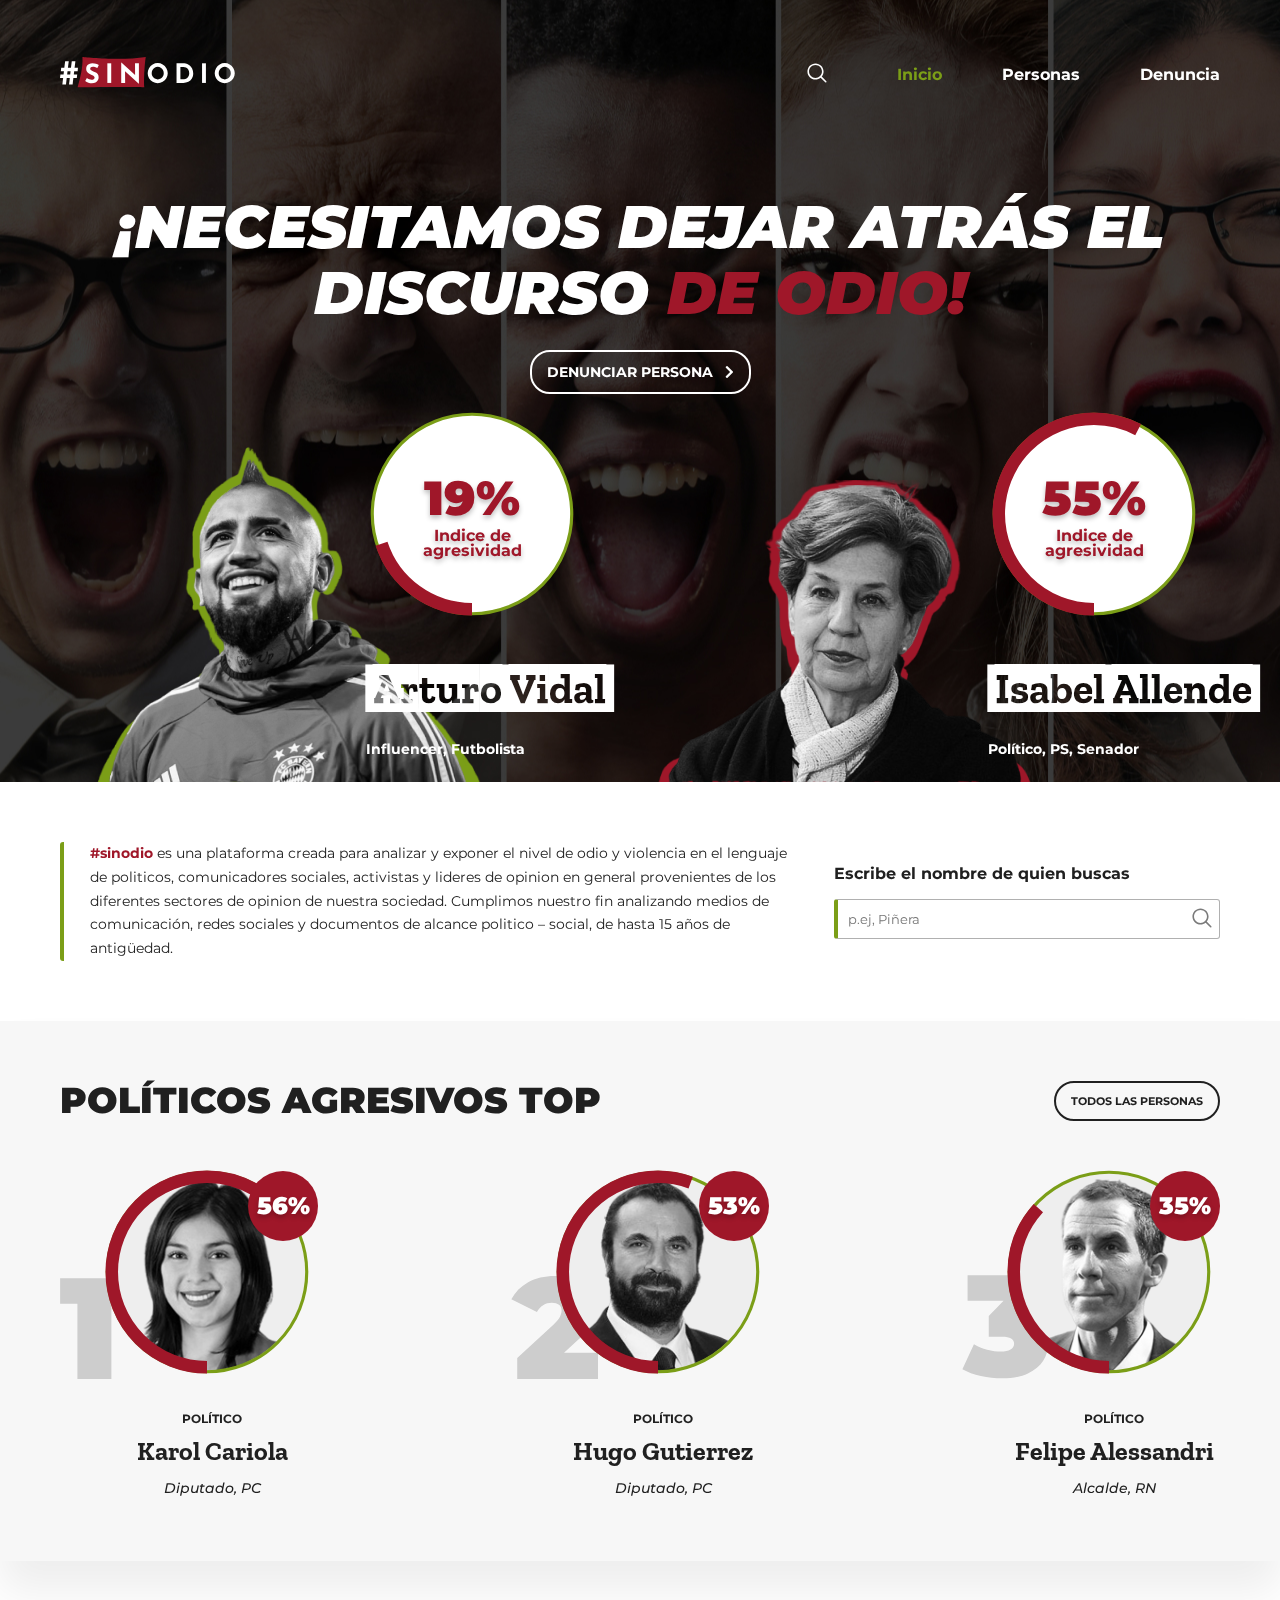
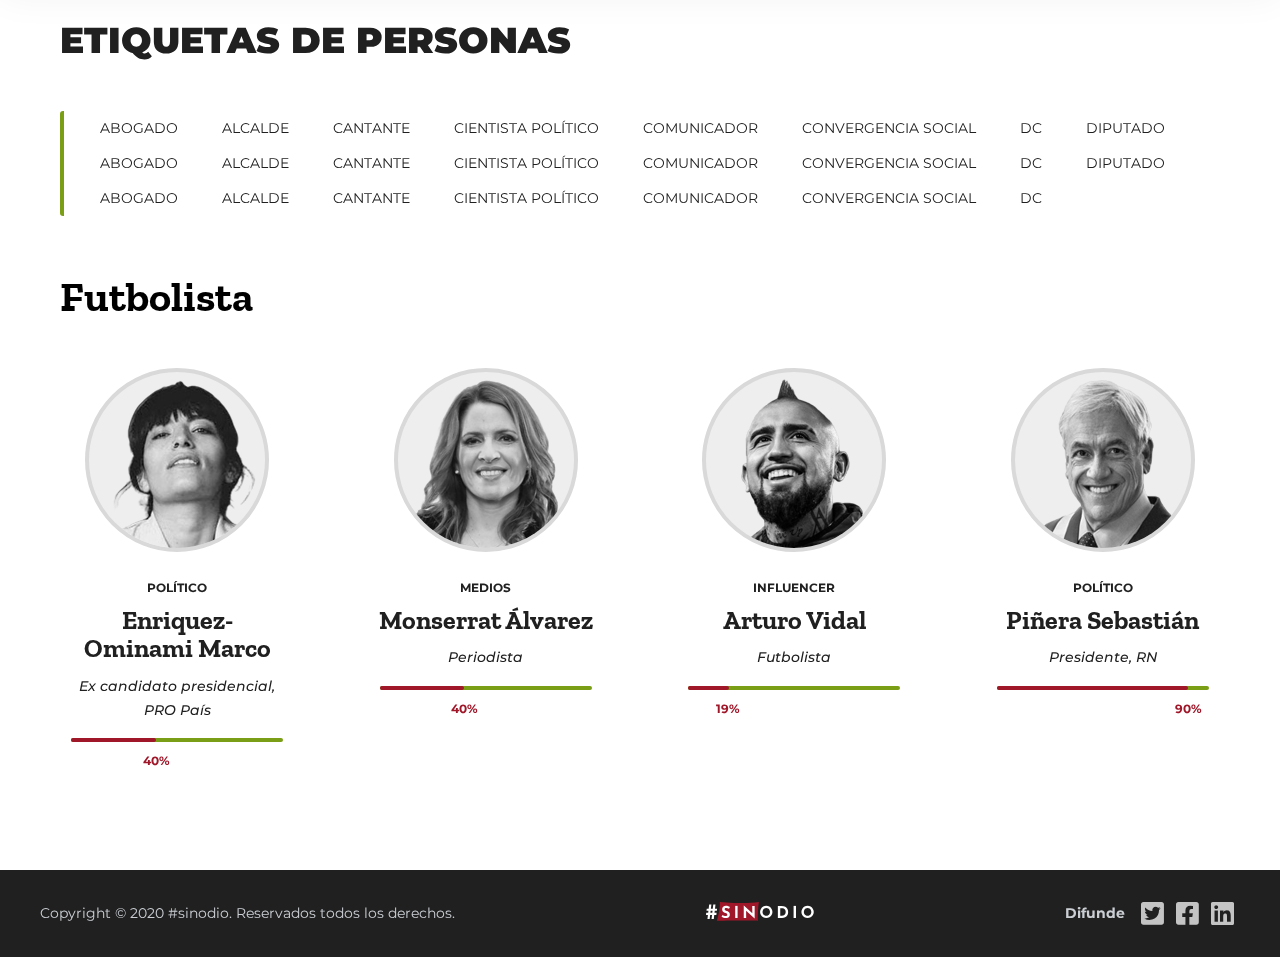
<file: index.html>
<!DOCTYPE html>
<html lang="es">
<head>
    <meta charset="UTF-8">
    <title>SinOdio test gitffff</title>
    <meta name="viewport" content="width=device-width, initial-scale=1.0">
    <meta name="theme-color" content="#ffffff" />
    <meta property="og:image" content="img/preview.png" />
    <link rel="shortcut icon" type="image/x-icon" href="favicon.png">
    <link rel="stylesheet" href="style.css">
    <link rel="stylesheet" href="media.css">
    <link href="https://fonts.googleapis.com/css?family=Montserrat:400,400i,700,700i,800,800i,900,900i&display=swap&subset=cyrillic-ext" rel="stylesheet">
    <link href="https://fonts.googleapis.com/css2?family=Zilla+Slab+Highlight:wght@400;700&family=Zilla+Slab:wght@400;700&display=swap" rel="stylesheet">
    <link href="https://use.fontawesome.com/releases/v5.0.13/css/all.css" rel="stylesheet">
    <link rel="stylesheet" href=" https://cdnjs.cloudflare.com/ajax/libs/animate.css/4.0.0/animate.min.css">
    <script src="https://ajax.googleapis.com/ajax/libs/jquery/3.5.1/jquery.min.js"></script>
    <script src="js/menu.js"></script> 
    <script src="js/header.js"></script> 
    <script type="text/javascript">

      
    </script>
</head>
<body>

<!-- HEADER -->

<header class="header">
    <div class="header-wrap">
        <div class="top-header">
            <a href="/"><img src="img/logo-index.svg" alt=""></a>
            <div class="search-menu">
                <div id="sb-search" class="sb-search">
                    <form>
                        <input class="sb-search-input" placeholder="Escribe el nombre de quien buscas" type="text" value="" name="search" id="search">
                        <input class="sb-search-submit" type="submit" value="">
                        <span class="sb-icon-search"><img src="img/search.svg" alt=""></span>
                    </form>
                </div>
                <nav class="main-menu">
                    <div class="menu-icon">
                        <span></span>
                        <span></span>
                        <span></span>
                        <span></span>
                    </div>
                    <ul class="nav">
                        <li class="current-menu-item"><a href="index.html">Inicio</a></li>
                        <li><a href="personas.html">Personas</a></li>
                        <li><a href="denuncia.html">Denuncia</a></li>
                    </ul>
                </nav>
            </div>
        </div>
        <div class="slogan animate__animated animate__fadeIn">
            <h1>¡Necesitamos dejar atrás el discurso <span class="red">de odio!</span></h1>
            <a href="" class="btn-big">Denunciar persona <i class="fas fa-chevron-right"></i></a>
        </div>
        <section class="header-person-flex">
        
            <div class="header-person animate__animated animate__fadeInLeft">
                <div class="header-person-face">
                    <img src="img/header-face-1.png" alt="">
                    <div class="header-person-box">
                        <div class="header-person-item">
                            <svg class="circle-chart" viewbox="0 0 33.83098862 33.83098862" width="212" height="212" xmlns="http://www.w3.org/2000/svg">
                            <circle class="circle-chart__background" stroke="#7B9E17" stroke-width="0.5" fill="#ffffff" cx="16.91549431" cy="16.91549431" r="15.91549431"  />
                            <circle class="circle-chart__circle" stroke="#9F1729" stroke-width="2" stroke-dasharray="19,100" stroke-linecap="butt" fill="none" cx="16.91549431" cy="16.91549431" r="15.2" />
                            </svg>
                            <div class="legend">
                                <p class="legend-digits">19%</p>
                                <p class="legend-desc">Indice de<br>agresividad</p>
                            </div>
                        </div>
                        <p><span class="name-big">&nbsp;Arturo Vidal&nbsp;&nbsp;</span></p>
                        <p><span class="tag-big">Influencer, Futbolista</span></p>  
                    </div>
                </div>
            </div>

            <div class="header-person animate__animated animate__fadeInRight">
                <div class="header-person-face">
                    <img src="img/header-face-2.png" alt="">
                    <div class="header-person-box">
                        <div class="header-person-item">
                            <svg class="circle-chart" viewbox="0 0 33.83098862 33.83098862" width="212" height="212" xmlns="http://www.w3.org/2000/svg">
                            <circle class="circle-chart__background" stroke="#7B9E17" stroke-width="0.5" fill="#ffffff" cx="16.91549431" cy="16.91549431" r="15.91549431"  />
                            <circle class="circle-chart__circle" stroke="#9F1729" stroke-width="2" stroke-dasharray="55,100" stroke-linecap="butt" fill="none" cx="16.91549431" cy="16.91549431" r="15.2" />
                            </svg>
                            <div class="legend">
                                <p class="legend-digits">55%</p>
                                <p class="legend-desc">Indice de<br>agresividad</p>
                            </div>
                        </div>
                        <p><span class="name-big">&nbsp;Isabel Allende&nbsp;&nbsp;</span></p>
                        <p><span class="tag-big">Político, PS, Senador</span></p>  
                    </div>
                </div>
            </div>
        </section>
    </div>
</header>

<!-- ABOUT SECTION -->

<section class="about">
    <div class="wrap">
        <div class="about-flex">
            <div class="about-text">
                <p><span class="red strong">#sinodio</span> es una plataforma creada para analizar y exponer el nivel de odio y violencia en el lenguaje de politicos, comunicadores sociales, activistas y lideres de opinion en general provenientes de los diferentes sectores de opinion de nuestra sociedad. Cumplimos nuestro fin analizando medios de comunicación, redes sociales y documentos de alcance politico – social, de hasta 15 años de antigüedad.</p>
            </div>
            <div class="about-search">
                <form role="search" method="get" class="search-form" action="">
                <label><span class="strong">Escribe el nombre de quien buscas</span>
                <input type="search" class="search-field" placeholder="p.ej, Piñera" value="" name="s" title="" /></label>
                <input type="submit" class="search-submit" value="" />
                </form>
            </div>
        </div>
    </div>
</section>

<!-- TOP PERSON BLOCK -->

<section class="top-person-section">
    <div class="wrap">
        <div class="section-title">
            <h2>Políticos agresivos Top</h2>
            <a href="" class="btn-small">Todos las personas</a>
        </div>
        <div class="top-person-flex">
            <div class="top-person">
                
                <div class="top-person-face">
                    <img src="img/top-girl.png" alt="">
                    <div class="item-top">
                        <svg class="circle-chart" viewbox="0 0 33.83098862 33.83098862" width="212" height="212" xmlns="http://www.w3.org/2000/svg">
                            <circle class="circle-chart__background" stroke="#7B9E17" stroke-width="0.5" fill="none" cx="16.91549431" cy="16.91549431" r="15.91549431"  />
                            <circle class="circle-chart__circle" stroke="#9F1729" stroke-width="2" stroke-dasharray="56,100" stroke-linecap="butt" fill="none" cx="16.91549431" cy="16.91549431" r="15.2" />
                        </svg>
                    </div>
                    <div class="top-place">
                        <img src="img/one.svg" alt="">
                    </div>
                    <div class="top-person-digits">
                        <p>56%</p>
                    </div>
                </div>
                <div class="person-name">
                    <p><span class="profession">Político</span></p>
                    <p><span class="name">Karol Cariola</span></p>
                    <p><span class="tag">Diputado, PC</span></p>
                </div>
            </div>

            <div class="top-person">
                <div class="top-person-face">
                    <img src="img/top-man.png" alt="">
                    <div class="item-top">
                        <svg class="circle-chart" viewbox="0 0 33.83098862 33.83098862" width="212" height="212" xmlns="http://www.w3.org/2000/svg">
                            <circle class="circle-chart__background" stroke="#7B9E17" stroke-width="0.5" fill="none" cx="16.91549431" cy="16.91549431" r="15.91549431"  />
                            <circle class="circle-chart__circle" stroke="#9F1729" stroke-width="2" stroke-dasharray="53,100" stroke-linecap="butt" fill="none" cx="16.91549431" cy="16.91549431" r="15.2" />
                        </svg>
                    </div>
                    <div class="top-place">
                        <img src="img/two.svg" alt="">
                    </div>
                    <div class="top-person-digits">
                        <p>53%</p>
                    </div>
                </div>
                <div class="person-name">
                    <p><span class="profession">Político</span></p>
                    <p><span class="name">Hugo Gutierrez</span></p>
                    <p><span class="tag">Diputado, PC</span></p>
                </div>
            </div>

            <div class="top-person">
                <div class="top-person-face">
                    <img src="img/top-man2.png" alt="">
                    <div class="item-top">
                        <svg class="circle-chart" viewbox="0 0 33.83098862 33.83098862" width="212" height="212" xmlns="http://www.w3.org/2000/svg">
                            <circle class="circle-chart__background" stroke="#7B9E17" stroke-width="0.5" fill="none" cx="16.91549431" cy="16.91549431" r="15.91549431"  />
                            <circle class="circle-chart__circle" stroke="#9F1729" stroke-width="2" stroke-dasharray="35,100" stroke-linecap="butt" fill="none" cx="16.91549431" cy="16.91549431" r="15.2" />
                        </svg>
                    </div>
                    <div class="top-place">
                        <img src="img/three.svg" alt="">
                    </div>
                    <div class="top-person-digits">
                        <p>35%</p>
                    </div>
                </div>
                <div class="person-name">
                    <p><span class="profession">Político</span></p>
                    <p><span class="name">Felipe Alessandri</span></p>
                    <p><span class="tag">Alcalde, RN</span></p>
                </div>
            </div>
        </div> <!-- Flex ends -->
    </div> <!-- Wrap ends -->
</section>

<!-- TAGS SECTION -->

<section class="tag-box-section">
    <div class="wrap">
    <div class="section-title">
        <h2>ETIQUETAS DE PERSONAS</h2>
    </div>
        <div class="alltags">
            <a href="ABOGADO">ABOGADO</a> 
            <a href="">ALCALDE</a> 
            <a href="">CANTANTE</a> 
            <a href="">CIENTISTA POLÍTICO</a>
            <a href="ABOGADO">COMUNICADOR</a> 
            <a href="">CONVERGENCIA SOCIAL</a> 
            <a href="">DC</a> 
            <a href="">DIPUTADO</a>
            <a href="ABOGADO">ABOGADO</a> 
            <a href="">ALCALDE</a> 
            <a href="">CANTANTE</a> 
            <a href="">CIENTISTA POLÍTICO</a>
            <a href="ABOGADO">COMUNICADOR</a> 
            <a href="">CONVERGENCIA SOCIAL</a> 
            <a href="">DC</a> 
            <a href="">DIPUTADO</a>
            <a href="ABOGADO">ABOGADO</a> 
            <a href="">ALCALDE</a> 
            <a href="">CANTANTE</a> 
            <a href="">CIENTISTA POLÍTICO</a>
            <a href="ABOGADO">COMUNICADOR</a> 
            <a href="">CONVERGENCIA SOCIAL</a> 
            <a href="">DC</a> 
        </div>
    </div>
</section>

<!-- COMMON PERSON BLOCK -->

<section class="person-section">
<div class="wrap">
    <div class="section-title">
        <h3>Futbolista</h3>
    </div>
    <div class="person-flex">
        <div class="person">
            <div class="person-face">
                <img src="img/girl.png" alt="">
            </div>
            <div class="person-name">
                <p><span class="profession">Político</span></p>
                <p><span class="name">Enriquez-Ominami Marco</span></p>
            <p><span class="tag">Ex candidato presidencial, PRO País</span></p>
            </div>
            <div class="person-aggression">
                <div class="bar-wrap">
                    <div class="bar" style="width:40%;"></div>
                </div>
                <div class="person-digits" style="margin-left: calc( 40% - 13px );"><p>40%</p></div>
            </div>
        </div>
        <div class="person">
            <div class="person-face">
                <img src="img/girl2.png" alt="">
            </div>
            <div class="person-name">
                <p><span class="profession">Medios</span></p>
                <p><span class="name">Monserrat Álvarez</span></p>
                <p><span class="tag">Periodista</span></p>
            </div>
            <div class="person-aggression">
                <div class="bar-wrap">
                    <div class="bar" style="width:40%;"></div>
                </div>
                <div class="person-digits" style="margin-left: calc( 40% - 13px );"><p>40%</p></div>
            </div>
        </div>
        <div class="person">
            <div class="person-face">
                <img src="img/man1.png" alt="">
            </div>
            <div class="person-name">
                <p><span class="profession">Influencer</span></p>
                <p><span class="name">Arturo Vidal</span></p>
                <p><span class="tag">Futbolista</span></p>
            </div>
            <div class="person-aggression">
                <div class="bar-wrap">
                    <div class="bar" style="width:19%;"></div>
                </div>
                <div class="person-digits" style="margin-left: calc( 19% - 13px );"><p>19%</p></div>
            </div>
        </div>
        <div class="person">
            <div class="person-face">
                <img src="img/man2.png" alt="">
            </div>
            <div class="person-name">
                <p><span class="profession">Político</span></p>
                <p><span class="name">Piñera Sebastián</span></p>
                <p><span class="tag">Presidente, RN</span></p>
            </div>
            <div class="person-aggression">
                <div class="bar-wrap">
                    <div class="bar" style="width:90%;"></div>
                </div>
                <div class="person-digits" style="margin-left: calc( 90% - 13px );"><p>90%</p></div>
            </div>
        </div>
    </div> <!-- Flex ends -->
</div> <!-- Wrap ends -->
</section>

<!-- FOOTER -->

<footer class="footer">
    <div class="wrap">
        <div class="footer-flex">
            <div class="footer-copy">
                <p>Copyright © 2020 #sinodio. Reservados todos los derechos.</p>
            </div>
            <div class="footer-logo">
                <a href="/"><img src="img/logo-footer.svg" alt=""></a>
            </div>
            <div class="footer-social">
                <p>Difunde</p>
                <a href="https://twitter.com/share?text=#SINODIO&amp;url=http%3A%2F%2Fsinodio.cl%2F" title="Compartir en Twitter"  onclick="owpShareOnClick( this.href );return false;" target="_blank"><i class="fab fa-twitter-square"></i></a>
                <a href="https://www.facebook.com/sharer.php?u=http%3A%2F%2Fsinodio.cl%2F" title="Compartir en Facebook"  onclick="owpShareOnClick( this.href );return false;" target="_blank"><i class="fab fa-facebook-square"></i></a>
                <a href="https://www.linkedin.com/shareArticle?mini=true&amp;url=http%3A%2F%2Fsinodio.cl%2F&amp;title=#SINODIO&amp;summary=%23sinodio+es+una+plataforma+creada+para+analizar+y+exponer+el+nivel+de+odio+y+violencia+en+el+lenguaje+de+politicos%2C+comunicadores+sociales%2C+activistas+y+lideres+de+opinion+en+general+provenientes+de+los+diferentes+sectores+de+opinion+de+nuestra+sociedad.+Cumplimos%26hellip%3B&amp;source=http://sinodio.cl/" title="Compartir en LinkedIn"  onclick="owpShareOnClick( this.href );return false;" target="_blank"><i class="fab fa-linkedin"></i></a>
            </div>
        </div>
    </div>
</footer>
<script src="js/classie.js"></script>
<script src="js/uisearch.js"></script>
<script>
    new UISearch( document.getElementById( 'sb-search' ) );
</script>	
</body>
</html>
</file>
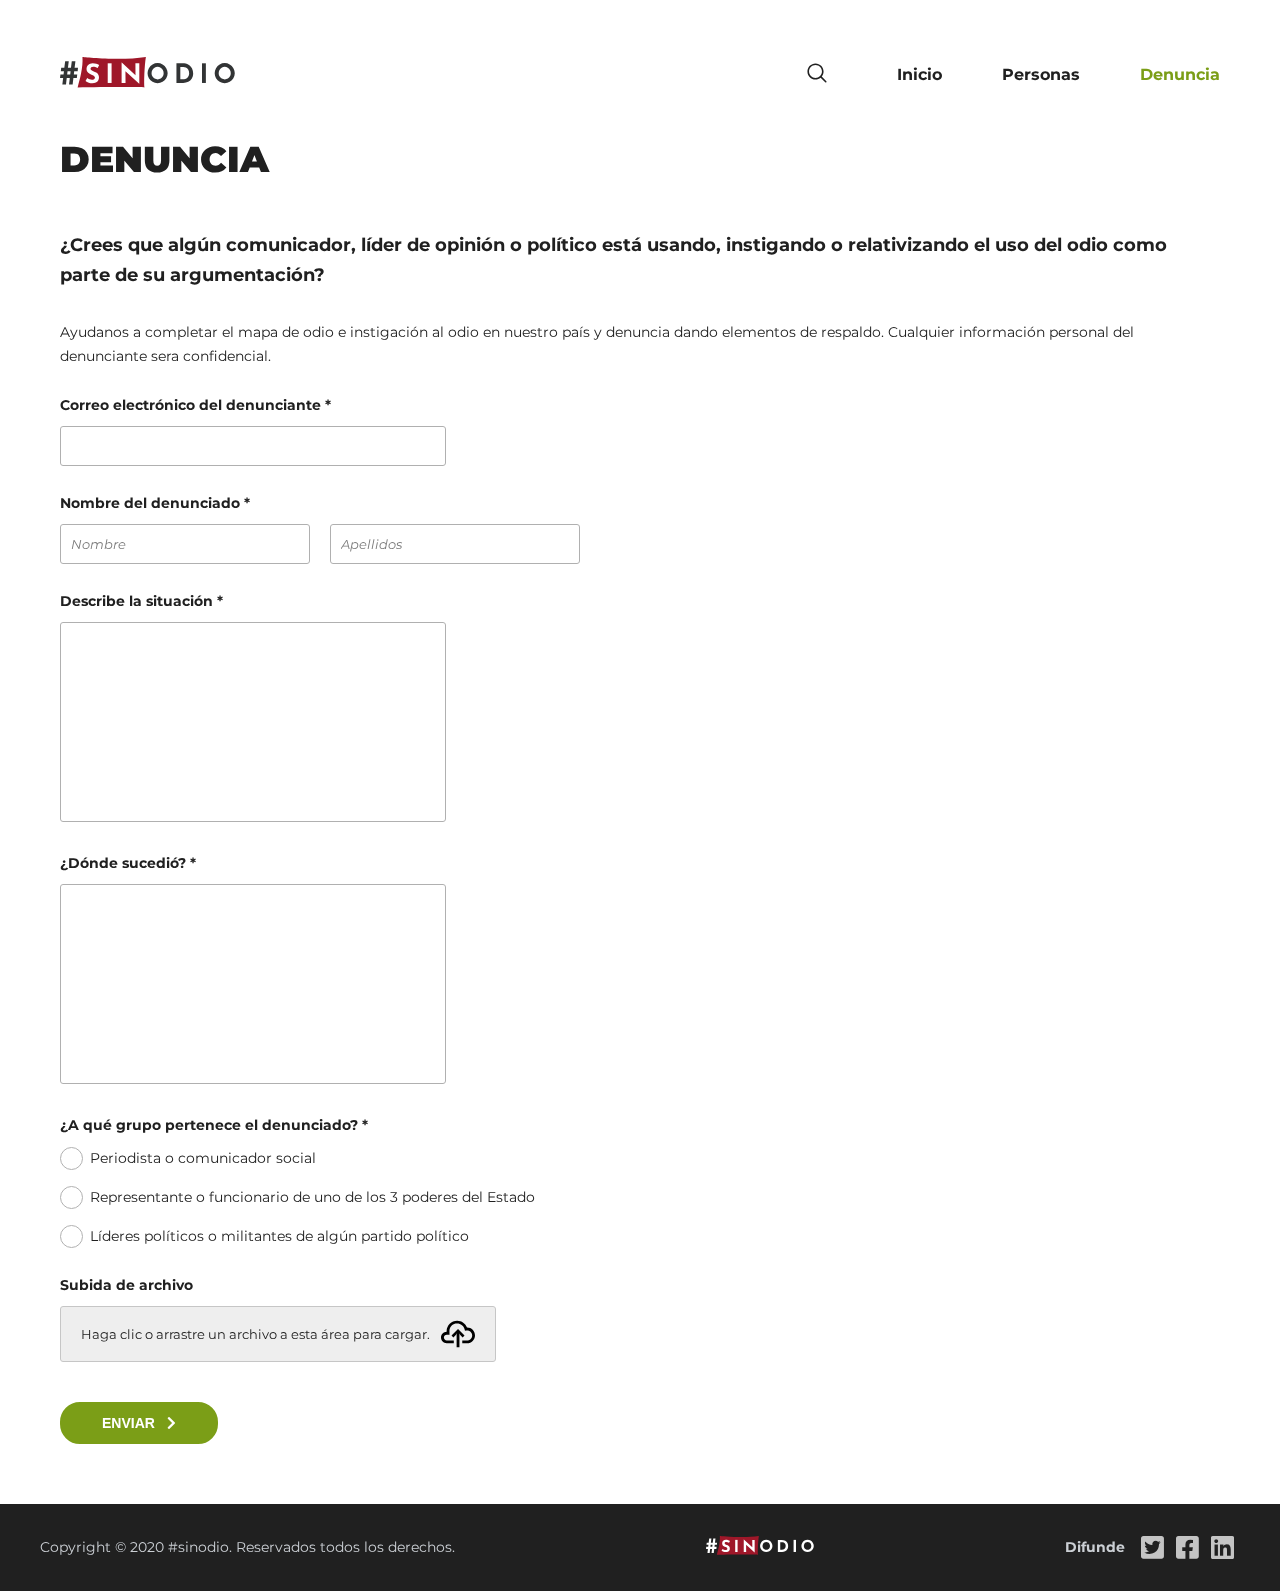
<file: denuncia.html>
<!DOCTYPE html>
<html lang="es">
<head>
    <meta charset="UTF-8">
    <title>Sin Odio</title>
    <meta name="viewport" content="width=device-width, initial-scale=1.0">
    <meta name="theme-color" content="#ffffff" />
    <meta property="og:image" content="img/preview.png" />
    <link rel="shortcut icon" type="image/x-icon" href="favicon.png">
    <link rel="stylesheet" href="style.css">
    <link rel="stylesheet" href="media.css">
    <link href="https://fonts.googleapis.com/css?family=Montserrat:400,400i,700,700i,800,800i,900,900i&display=swap&subset=cyrillic-ext" rel="stylesheet">
    <link href="https://fonts.googleapis.com/css2?family=Zilla+Slab+Highlight:wght@400;700&family=Zilla+Slab:wght@400;700&display=swap" rel="stylesheet">
    <link href="https://use.fontawesome.com/releases/v5.0.13/css/all.css" rel="stylesheet">
    <link rel="stylesheet" href=" https://cdnjs.cloudflare.com/ajax/libs/animate.css/4.0.0/animate.min.css">
    <script src="https://ajax.googleapis.com/ajax/libs/jquery/3.5.1/jquery.min.js"></script>
    <script src="js/menu.js"></script> 
</head>
<body>

<!-- HEADER -->

<header class="header inner">
    <div class="header-wrap">
        <div class="top-header">
            <a href="/"><img src="img/logo-inner.svg" alt=""></a>
            <div class="search-menu">
                <div id="sb-search" class="sb-search sb-search-inner">
                    <form>
                        <input class="sb-search-input" placeholder="Escribe el nombre de quien buscas" type="text" value="" name="search" id="search">
                        <input class="sb-search-submit" type="submit" value="">
                        <span class="sb-icon-search"><img src="img/search-inner.svg" alt=""></span>
                    </form>
                </div>
                <nav class="main-menu">
                    <div class="menu-icon">
                        <span></span>
                        <span></span>
                        <span></span>
                        <span></span>
                    </div>
                    <ul class="nav nav-inner">
                        <li><a href="index.html">Inicio</a></li>
                        <li><a href="personas.html">Personas</a></li>
                        <li class="current-menu-item"><a href="denuncia.html">Denuncia</a></li>
                    </ul>
                </nav>
            </div>
        </div>
    </div>
</header>

<!-- 2 COLUMNS SECTION -->

<section class="inner-personas">
    <div class="wrap">
        <div class="section-title">
            <h2>Denuncia</h2>
        </div>
        <div class="inner-form">
            <div class="pre-text">
                <p>¿Crees que algún comunicador, líder de opinión o político está usando, instigando o relativizando el uso del odio como parte de su argumentación?</p>
            </div>
            <div class="cont-form">
                <p>Ayudanos a completar el mapa de odio e instigación al odio en nuestro país y denuncia dando elementos de respaldo. Cualquier información personal del denunciante sera confidencial.</p>
                
            <form action="">

                <label class="control-label" for="user-email">Correo electrónico del denunciante *</label>
                <input type="email" id="user-email" class="form-input" name="user-email">

                <label class="control-label" for="user-name">Nombre del denunciado *</label>
                <div class="form-flex">
                    <input type="text" id="user-name" class="form-input" name="user-name" placeholder="Nombre">
                    <input type="text" id="user-surname" class="form-input" name="user-surname" placeholder="Apellidos">
                </div>

                <label class="control-label" for="situation">Describe la situación *</label>
                <textarea id="situation" class="form-input" name="situation"></textarea>

                <label class="control-label" for="where">¿Dónde sucedió? *</label>
                <textarea id="where" class="form-input" name="where"></textarea>

                <label class="control-label" for="category">¿A qué grupo pertenece el denunciado? *</label>
                
                <div class="form_radio">
                    <input type="radio" id="choice1" name="category" value="Periodista o comunicador social">
                    <label for="choice1" class="radio">Periodista o comunicador social</label>
                    <input type="radio" id="choice2" name="category" value="Representante o funcionario de uno de los 3 poderes del Estado">
                    <label for="choice2" class="radio">Representante o funcionario de uno de los 3 poderes del Estado</label>
                    <input type="radio" id="choice3" name="category" value="Líderes políticos o militantes de algún partido político">
                    <label for="choice3" class="radio">Líderes políticos o militantes de algún partido político</label>
                </div>

                <label class="control-label" for="uploader">Subida de archivo</label>
                <div class="uploader">
                    Haga clic o arrastre un archivo a esta área para cargar.
                    <img src="img/uploader.svg" alt="">
                </div>

                <button type="submit" class="btn-green">ENVIAR <i class="fas fa-chevron-right"></i></button>
                
            </form>

            </div>
        </div>
    </div>
</section>

<!-- FOOTER -->

<footer class="footer">
    <div class="wrap">
        <div class="footer-flex">
            <div class="footer-copy">
                <p>Copyright © 2020 #sinodio. Reservados todos los derechos.</p>
            </div>
            <div class="footer-logo">
                <a href="/"><img src="img/logo-footer.svg" alt=""></a>
            </div>
            <div class="footer-social">
                <p>Difunde</p>
                <a href="https://twitter.com/share?text=#SINODIO&amp;url=http%3A%2F%2Fsinodio.cl%2F" title="Compartir en Twitter"  onclick="owpShareOnClick( this.href );return false;" target="_blank"><i class="fab fa-twitter-square"></i></a>
                <a href="https://www.facebook.com/sharer.php?u=http%3A%2F%2Fsinodio.cl%2F" title="Compartir en Facebook"  onclick="owpShareOnClick( this.href );return false;" target="_blank"><i class="fab fa-facebook-square"></i></a>
                <a href="https://www.linkedin.com/shareArticle?mini=true&amp;url=http%3A%2F%2Fsinodio.cl%2F&amp;title=#SINODIO&amp;summary=%23sinodio+es+una+plataforma+creada+para+analizar+y+exponer+el+nivel+de+odio+y+violencia+en+el+lenguaje+de+politicos%2C+comunicadores+sociales%2C+activistas+y+lideres+de+opinion+en+general+provenientes+de+los+diferentes+sectores+de+opinion+de+nuestra+sociedad.+Cumplimos%26hellip%3B&amp;source=http://sinodio.cl/" title="Compartir en LinkedIn"  onclick="owpShareOnClick( this.href );return false;" target="_blank"><i class="fab fa-linkedin"></i></a>
            </div>
        </div>
    </div>
</footer>
<script src="js/classie.js"></script>
<script src="js/uisearch.js"></script>
<script>
    new UISearch( document.getElementById( 'sb-search' ) );
</script>	
</body>
</html>
</file>
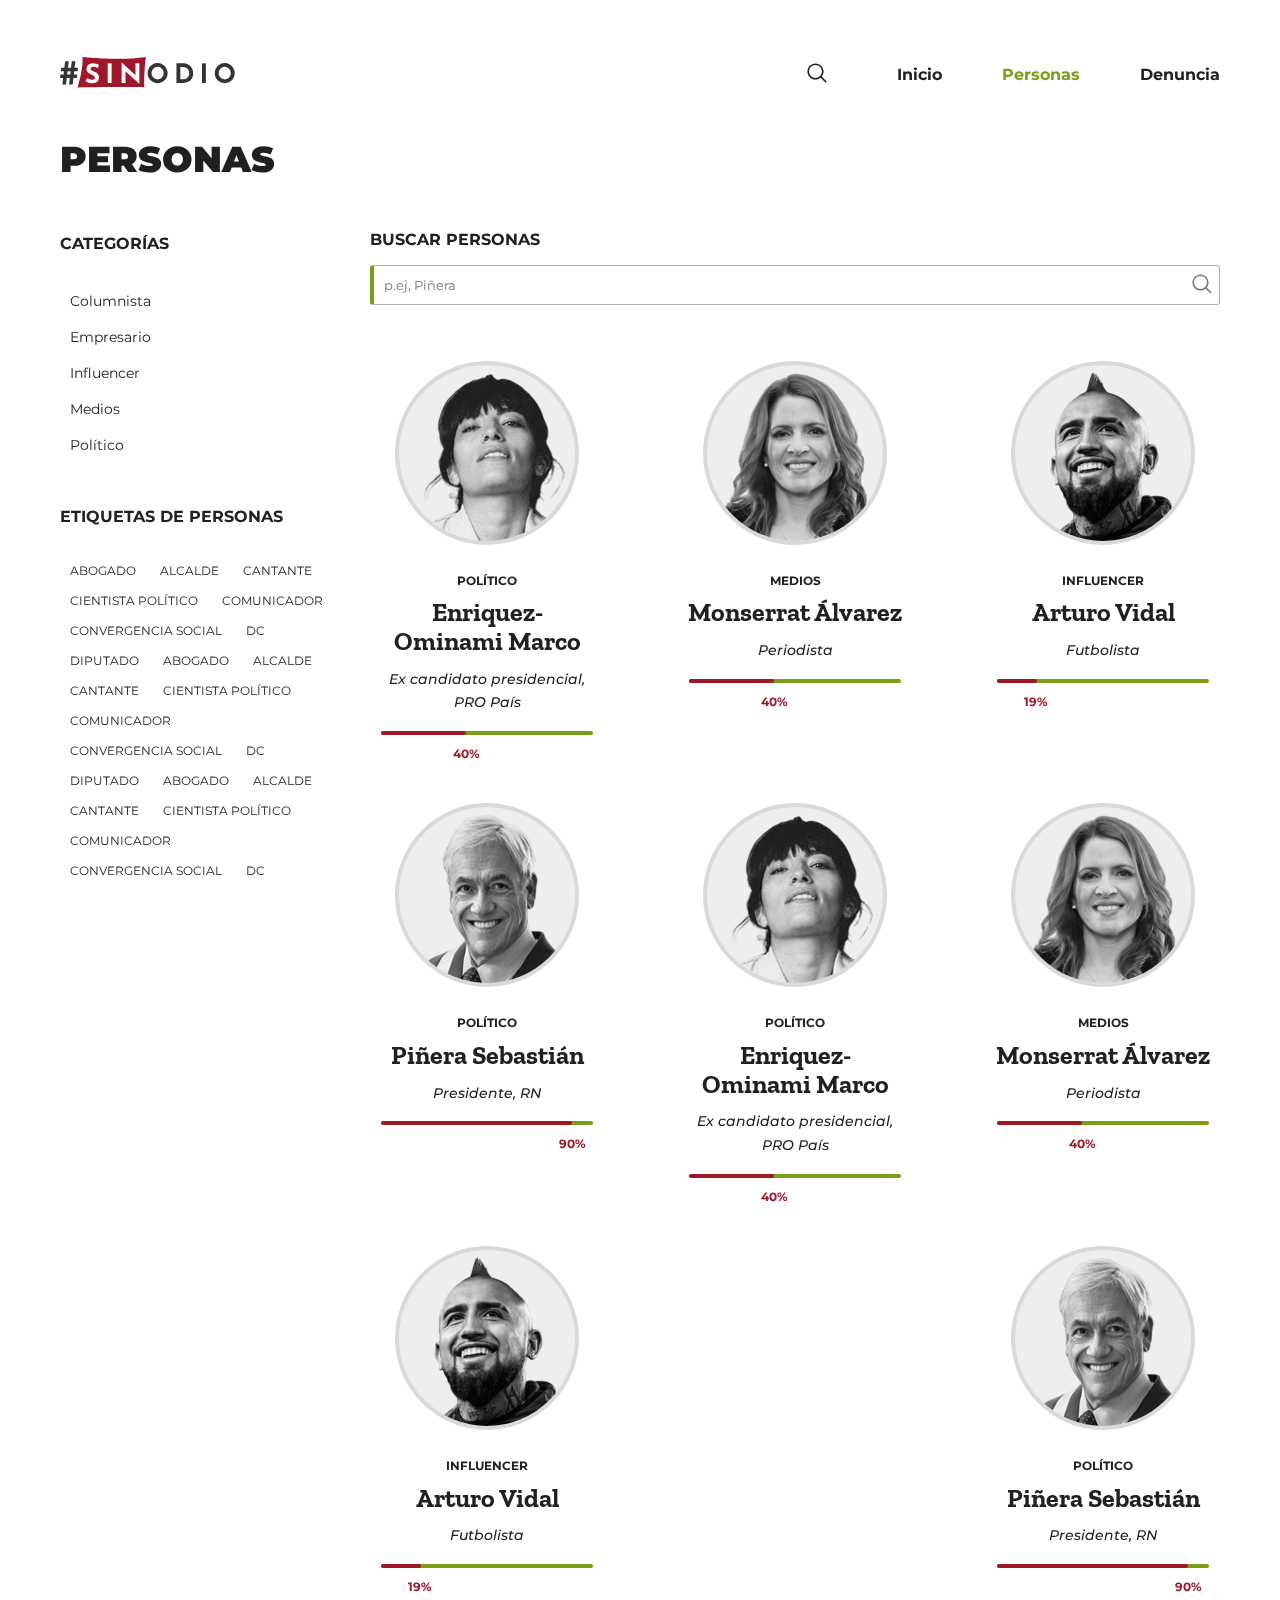
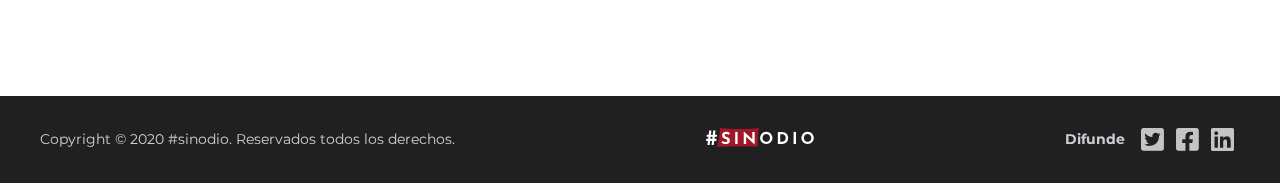
<file: personas.html>
<!DOCTYPE html>
<html lang="es">
<head>
    <meta charset="UTF-8">
    <title>Sin Odio</title>
    <meta name="viewport" content="width=device-width, initial-scale=1.0">
    <meta name="theme-color" content="#ffffff" />
    <meta property="og:image" content="img/preview.png" />
    <link rel="shortcut icon" type="image/x-icon" href="favicon.png">
    <link rel="stylesheet" href="style.css">
    <link rel="stylesheet" href="media.css">
    <link href="https://fonts.googleapis.com/css?family=Montserrat:400,400i,700,700i,800,800i,900,900i&display=swap&subset=cyrillic-ext" rel="stylesheet">
    <link href="https://fonts.googleapis.com/css2?family=Zilla+Slab+Highlight:wght@400;700&family=Zilla+Slab:wght@400;700&display=swap" rel="stylesheet">
    <link href="https://use.fontawesome.com/releases/v5.0.13/css/all.css" rel="stylesheet">
    <link rel="stylesheet" href=" https://cdnjs.cloudflare.com/ajax/libs/animate.css/4.0.0/animate.min.css">
    <script src="https://ajax.googleapis.com/ajax/libs/jquery/3.5.1/jquery.min.js"></script>
    <script src="js/menu.js"></script> 
    <script type="text/javascript">

      
    </script>
</head>
<body>

<!-- HEADER -->

<header class="header inner">
    <div class="header-wrap">
        <div class="top-header">
            <a href="/"><img src="img/logo-inner.svg" alt=""></a>
            <div class="search-menu">
                <div id="sb-search" class="sb-search sb-search-inner">
                    <form>
                        <input class="sb-search-input" placeholder="Escribe el nombre de quien buscas" type="text" value="" name="search" id="search">
                        <input class="sb-search-submit" type="submit" value="">
                        <span class="sb-icon-search"><img src="img/search-inner.svg" alt=""></span>
                    </form>
                </div>
                <nav class="main-menu">
                    <div class="menu-icon">
                        <span></span>
                        <span></span>
                        <span></span>
                        <span></span>
                    </div>
                    <ul class="nav nav-inner">
                        <li><a href="index.html">Inicio</a></li>
                        <li class="current-menu-item"><a href="pesonas.html">Personas</a></li>
                        <li><a href="denuncia.html">Denuncia</a></li>
                    </ul>
                </nav>
            </div>
        </div>
    </div>
</header>

<!-- 2 COLUMNS SECTION -->

<section class="inner-personas">
    <div class="wrap">
        <div class="section-title">
            <h2>Personas</h2>
        </div>
        <div class="inner-personas-flex">
            <div class="inner-personas-left">
                <p class="sub-title">CATEGORÍAS</p>
                <ul>
                    <li><a href="">Columnista</a></li>
                    <li><a href="">Empresario</a></li>
                    <li><a href="">Influencer</a></li>
                    <li><a href="">Medios</a></li>
                    <li><a href="">Político</a></li>
                </ul>
                <p class="sub-title">ETIQUETAS DE PERSONAS</p>
                <div class="alltags">
                    <a href="ABOGADO">ABOGADO</a> 
                    <a href="">ALCALDE</a> 
                    <a href="">CANTANTE</a> 
                    <a href="">CIENTISTA POLÍTICO</a>
                    <a href="ABOGADO">COMUNICADOR</a> 
                    <a href="">CONVERGENCIA SOCIAL</a> 
                    <a href="">DC</a> 
                    <a href="">DIPUTADO</a>
                    <a href="ABOGADO">ABOGADO</a> 
                    <a href="">ALCALDE</a> 
                    <a href="">CANTANTE</a> 
                    <a href="">CIENTISTA POLÍTICO</a>
                    <a href="ABOGADO">COMUNICADOR</a> 
                    <a href="">CONVERGENCIA SOCIAL</a> 
                    <a href="">DC</a> 
                    <a href="">DIPUTADO</a>
                    <a href="ABOGADO">ABOGADO</a> 
                    <a href="">ALCALDE</a> 
                    <a href="">CANTANTE</a> 
                    <a href="">CIENTISTA POLÍTICO</a>
                    <a href="ABOGADO">COMUNICADOR</a> 
                    <a href="">CONVERGENCIA SOCIAL</a> 
                    <a href="">DC</a> 
                </div>
            </div>
            <div class="inner-personas-right">
                <div class="about-search">
                    <form role="search" method="get" class="search-form" action="">
                    <label><span class="strong">BUSCAR PERSONAS</span>
                    <input type="search" class="search-field" placeholder="p.ej, Piñera" value="" name="s" title="" /></label>
                    <input type="submit" class="search-submit" value="" />
                    </form>
                </div>
                <div class="person-flex">
                    <div class="person">
                        <div class="person-face">
                            <img src="img/girl.png" alt="">
                        </div>
                        <div class="person-name">
                            <p><span class="profession">Político</span></p>
                            <p><span class="name">Enriquez-Ominami Marco</span></p>
                        <p><span class="tag">Ex candidato presidencial, PRO País</span></p>
                        </div>
                        <div class="person-aggression">
                            <div class="bar-wrap">
                                <div class="bar" style="width:40%;"></div>
                            </div>
                            <div class="person-digits" style="margin-left: calc( 40% - 13px );"><p>40%</p></div>
                        </div>
                    </div>
                    <div class="person">
                        <div class="person-face">
                            <img src="img/girl2.png" alt="">
                        </div>
                        <div class="person-name">
                            <p><span class="profession">Medios</span></p>
                            <p><span class="name">Monserrat Álvarez</span></p>
                            <p><span class="tag">Periodista</span></p>
                        </div>
                        <div class="person-aggression">
                            <div class="bar-wrap">
                                <div class="bar" style="width:40%;"></div>
                            </div>
                            <div class="person-digits" style="margin-left: calc( 40% - 13px );"><p>40%</p></div>
                        </div>
                    </div>
                    <div class="person">
                        <div class="person-face">
                            <img src="img/man1.png" alt="">
                        </div>
                        <div class="person-name">
                            <p><span class="profession">Influencer</span></p>
                            <p><span class="name">Arturo Vidal</span></p>
                            <p><span class="tag">Futbolista</span></p>
                        </div>
                        <div class="person-aggression">
                            <div class="bar-wrap">
                                <div class="bar" style="width:19%;"></div>
                            </div>
                            <div class="person-digits" style="margin-left: calc( 19% - 13px );"><p>19%</p></div>
                        </div>
                    </div>
                    <div class="person">
                        <div class="person-face">
                            <img src="img/man2.png" alt="">
                        </div>
                        <div class="person-name">
                            <p><span class="profession">Político</span></p>
                            <p><span class="name">Piñera Sebastián</span></p>
                            <p><span class="tag">Presidente, RN</span></p>
                        </div>
                        <div class="person-aggression">
                            <div class="bar-wrap">
                                <div class="bar" style="width:90%;"></div>
                            </div>
                            <div class="person-digits" style="margin-left: calc( 90% - 13px );"><p>90%</p></div>
                        </div>
                    </div>
                    <div class="person">
                        <div class="person-face">
                            <img src="img/girl.png" alt="">
                        </div>
                        <div class="person-name">
                            <p><span class="profession">Político</span></p>
                            <p><span class="name">Enriquez-Ominami Marco</span></p>
                        <p><span class="tag">Ex candidato presidencial, PRO País</span></p>
                        </div>
                        <div class="person-aggression">
                            <div class="bar-wrap">
                                <div class="bar" style="width:40%;"></div>
                            </div>
                            <div class="person-digits" style="margin-left: calc( 40% - 13px );"><p>40%</p></div>
                        </div>
                    </div>
                    <div class="person">
                        <div class="person-face">
                            <img src="img/girl2.png" alt="">
                        </div>
                        <div class="person-name">
                            <p><span class="profession">Medios</span></p>
                            <p><span class="name">Monserrat Álvarez</span></p>
                            <p><span class="tag">Periodista</span></p>
                        </div>
                        <div class="person-aggression">
                            <div class="bar-wrap">
                                <div class="bar" style="width:40%;"></div>
                            </div>
                            <div class="person-digits" style="margin-left: calc( 40% - 13px );"><p>40%</p></div>
                        </div>
                    </div>
                    <div class="person">
                        <div class="person-face">
                            <img src="img/man1.png" alt="">
                        </div>
                        <div class="person-name">
                            <p><span class="profession">Influencer</span></p>
                            <p><span class="name">Arturo Vidal</span></p>
                            <p><span class="tag">Futbolista</span></p>
                        </div>
                        <div class="person-aggression">
                            <div class="bar-wrap">
                                <div class="bar" style="width:19%;"></div>
                            </div>
                            <div class="person-digits" style="margin-left: calc( 19% - 13px );"><p>19%</p></div>
                        </div>
                    </div>
                    <div class="person">
                        <div class="person-face">
                            <img src="img/man2.png" alt="">
                        </div>
                        <div class="person-name">
                            <p><span class="profession">Político</span></p>
                            <p><span class="name">Piñera Sebastián</span></p>
                            <p><span class="tag">Presidente, RN</span></p>
                        </div>
                        <div class="person-aggression">
                            <div class="bar-wrap">
                                <div class="bar" style="width:90%;"></div>
                            </div>
                            <div class="person-digits" style="margin-left: calc( 90% - 13px );"><p>90%</p></div>
                        </div>
                    </div>
                </div> <!-- Flex ends -->
            </div>
        </div>
    </div>
</section>

<!-- FOOTER -->

<footer class="footer">
    <div class="wrap">
        <div class="footer-flex">
            <div class="footer-copy">
                <p>Copyright © 2020 #sinodio. Reservados todos los derechos.</p>
            </div>
            <div class="footer-logo">
                <a href="/"><img src="img/logo-footer.svg" alt=""></a>
            </div>
            <div class="footer-social">
                <p>Difunde</p>
                <a href="https://twitter.com/share?text=#SINODIO&amp;url=http%3A%2F%2Fsinodio.cl%2F" title="Compartir en Twitter"  onclick="owpShareOnClick( this.href );return false;" target="_blank"><i class="fab fa-twitter-square"></i></a>
                <a href="https://www.facebook.com/sharer.php?u=http%3A%2F%2Fsinodio.cl%2F" title="Compartir en Facebook"  onclick="owpShareOnClick( this.href );return false;" target="_blank"><i class="fab fa-facebook-square"></i></a>
                <a href="https://www.linkedin.com/shareArticle?mini=true&amp;url=http%3A%2F%2Fsinodio.cl%2F&amp;title=#SINODIO&amp;summary=%23sinodio+es+una+plataforma+creada+para+analizar+y+exponer+el+nivel+de+odio+y+violencia+en+el+lenguaje+de+politicos%2C+comunicadores+sociales%2C+activistas+y+lideres+de+opinion+en+general+provenientes+de+los+diferentes+sectores+de+opinion+de+nuestra+sociedad.+Cumplimos%26hellip%3B&amp;source=http://sinodio.cl/" title="Compartir en LinkedIn"  onclick="owpShareOnClick( this.href );return false;" target="_blank"><i class="fab fa-linkedin"></i></a>
            </div>
        </div>
    </div>
</footer>
<script src="js/classie.js"></script>
<script src="js/uisearch.js"></script>
<script>
    new UISearch( document.getElementById( 'sb-search' ) );
</script>	
</body>
</html>
</file>
<file: style.css>
/* Common text styles */

*{
    outline: none;
    box-sizing: border-box;
}

body{
  padding: 0;
  margin: 0;
}

.wrap{
  max-width: 1200px;
  margin: 0 auto;
  padding: 60px 20px;
}

.header-wrap{
  max-width: 1200px;
  margin: 0 auto;
  padding: 54px 20px 0 20px;
}

h1, h2, h4, p, a, ul, li, label, input, textarea {
  font-family: 'Montserrat', sans-serif;  
  color: #202020;
  margin: 0;
  padding: 0;
}

h3, .name{
  font-family: 'Zilla Slab', serif;
  margin: 0;
  padding: 0;
}

p{
  font-weight: normal;
  font-size: 14px;
  line-height: 1.7em;
}

h1{
  font-style: italic;
  font-weight: 900;
  font-size: 60px;
  line-height: 1.1em;
  color: #fff;
  text-align: center;
  text-transform: uppercase;
}

h2{
  font-weight: 900;
  font-size: 36px;
  line-height: 1.1em;
  text-transform: uppercase;
}

h3{
  font-weight: bold;
  font-size: 42px;
  line-height: 1em;
}

h4{
  font-weight: bold;
  font-size: 16px;
  line-height: 1.5em;
}

.name-big, .name, .profession, .tag-big, .tag{
  display: inline-block;
}

.name-big{
  font-family: 'Zilla Slab Highlight', cursive;
  font-weight: bold;
  font-size: 42px;
  color: #fff;
  margin-bottom: 24px;
  line-height: 1.2em;
  white-space: nowrap;
}

.name{
  font-weight: bold;
  font-size: 26px;
  margin-bottom: 12px;
  line-height: 1.1em;
}

.profession{
  font-weight: bold;
  font-size: 12px;
  text-transform: uppercase;
  margin-bottom: 6px;
}

.tag-big{
  font-weight: bold;
  font-size: 14px;
  color: #FFF;
  margin-right: 8px;
}

.tag{
  font-style: italic;
  font-weight: 500;
  font-size: 14px;
/*  margin-bottom: 26px; */
}

.strong{
  font-weight: bold;
}

.pre-text p{
  font-weight: bold;
  font-size: 18px;
  line-height: 1.7em;
  margin-bottom: 30px;
}

.btn-small,
.btn-big,
.btn-green{
  font-weight: bold;
  font-size: 11px;
  text-transform: uppercase;
  display: inline-block;
  border: 2px solid #202020;
  border-radius: 20px;
  padding: 11px 15px;
  text-decoration: none;
  transition: all 350ms;
}

.btn-small:hover,
.btn-big:hover{
  border: 2px solid #7B9E17;
  color: #7B9E17;
}

.btn-big, .btn-green{
  font-size: 14px;
  color: #fff;
  border: 2px solid #fff;
}

.btn-green{
  border: 2px solid #7B9E17;
  color: #fff;
  background: #7B9E17;
  padding-left: 40px;
  padding-right: 40px; 
}

.btn-green:hover{
  background: #627E0F;
  border: 2px solid #627E0F;
  cursor: pointer;
}

i{
  margin-left: 8px;
}

.red{
  color: #9F1729;
}

.header-person-item{
  position: relative;
  margin-bottom: 40px;
  width: 212px;
}

.section-title{
  display: flex;
  align-items: center;
  justify-content: space-between;
  margin-bottom: 50px;
}

.section-title h2{
  display: inline-block;
}

/* Header Persons Block */

.header{
  width: 100%;
  background: url(img/header-bg.jpg) center center no-repeat;
  padding-bottom: 0;
  border: 0;
}

.header.inner{
  background: none;

}

.top-header{
  display: flex;
  align-items: center;
  justify-content: space-between;
  margin-bottom: 100px;
}

.inner .top-header{
  margin-bottom: 46px;
}

.main-menu{

}

.nav{
  display: flex;
  align-items: center;
  justify-content: flex-end;
}

ul.nav  li{
  list-style: none;
  margin-left: 60px;
}

.nav li a{
  text-decoration: none;
  font-weight: bold;
  font-size: 16px;
  color: #FFFFFF;
  transition: all 350ms;
}

.nav li a:hover,
.nav.nav-inner li a:hover{
  color: #7B9E17;
}

.nav.nav-inner li a{
  color: #202020;
}

li.current-menu-item a,
.nav-inner li.current-menu-item a{
  color: #7B9E17;
}

/* HAMBURGER */

.menu-icon {
   display: none;
   width: 32px;
   height: 26px;
   position: relative;
   cursor: pointer;
   margin-left: 14px;
}

.menu-icon span {
  display: block;
  position: absolute;
  height: 2px;
  width: 100%;
  background: #fff;
  border-radius: 0;
  opacity: 1;
  left: 0;
  transform: rotate(0deg);
  transition: .25s ease-in-out;
}

.inner .menu-icon span {
  background: #202020;
} 

.menu-icon span:nth-child(1) {
  top: 0px;
}

.menu-icon span:nth-child(2), 
.menu-icon span:nth-child(3) {
  top: 10px;
}

.menu-icon span:nth-child(4) {
  top: 20px;
 }

.burger span:nth-child(1) {
  top: 15px;
  width: 0%;
  left: 50%;
}

.burger span:nth-child(2) {
  transform: rotate(45deg);
}

.burger span:nth-child(3) {
  transform: rotate(-45deg);
}

.burger span:nth-child(4) {
  top: 18px;
  width: 0%;
  left: 50%;
}

.inner .white span{
  background: #fff;
}

.slogan{
  text-align: center;
}

.slogan h1{
  margin-bottom: 24px;
}

.slogan .btn-big{
  margin-bottom: 50px;
}

.header-person-flex{
  display: flex;
  align-items: flex-end;
  justify-content: space-around;
}

.header-person-face{
  position: relative;
  padding-right: 130px;
}

.header-person-face img{
  border: 0;
  margin-bottom: -4px;
}

.header-person-box{
  position: absolute;
  bottom: 20px;
  right: 0;
}

.circle-chart__circle {
  animation: circle-chart-fill 2s reverse; /* 1 */ 
  transform: rotate(90deg); /* 2, 3 */
  transform-origin: center; /* 4 */
}

.circle-chart__circle--negative {
  transform: rotate(-90deg) scale(1,-1); /* 1, 2, 3 */
}

@keyframes circle-chart-fill {
  to { stroke-dasharray: 0 100; }
}

@keyframes circle-chart-appear {
  to {
    opacity: 1;
    transform: translateY(0);
  }
}

.legend{
  position: absolute;
  display: flex;
  flex-direction: column;
  justify-content: center;
  align-items: center;
  width: 212px;
  height: 212px;
  top: 0;
  left: 0;
}

.legend-digits{
  font-weight: 900;
  font-size: 48px;
  line-height: 59px;
  text-transform: uppercase;
  color: #9F1729;
  text-shadow: 0px 3px 5px rgba(0, 0, 0, 0.25);
}

.legend-desc{
  font-weight: bold;
  font-size: 16px;
  line-height: 95.19%;
  text-align: center;
  color: #9F1729;
  text-shadow: 0px 3px 5px rgba(0, 0, 0, 0.25);
}

/* About section */

.about-flex{
  display: flex;
  justify-content: space-between;
  align-items: center;
}

.about-search{
  position: relative;
}

/* Person Top Block */

.top-person-flex > .top-person{
  margin-left: 46px;
}

.top-person-section{
  background: #F7F7F7;
  box-shadow: 0px 30px 40px rgba(0, 0, 0, 0.07);
}

.top-person{
/*  width: 300px; */
  display: flex;
  flex-direction: column;
  justify-content: center;
/*  align-items: flex-start; */
}

.top-person-face{
  position: relative;
  width: 212px;
  height: 212px;
  margin-bottom: 24px;
  z-index: 2;
}

.top-person-face > img{
  border-radius: 100%;
  overflow: hidden;
  width: 200px;
  height: 200px;
  background: #EEE;
}

.item-top{
  position: absolute;
  top: -5px;
  left: -5px;
  margin: 0;
  padding: 0;
  z-index: 3;
}

.top-person-digits{
  width: 70px;
  height: 70px;
  background: #9F1729;
  position: absolute;
  top: 0;
  right: 0;
  display: flex;
  justify-content: center;
  align-items: center;
  border-radius: 100%;
  z-index: 4;
}

.top-person-digits p{
  font-weight: 900;
  font-size: 24px;
  color: #FFFFFF;
  text-shadow: 0px 3px 5px rgba(0, 0, 0, 0.25);
}

.top-place{
  position: absolute;
  left: -46px;
  bottom: 0;
  z-index: -1;
}

/* Person Block */

.person-flex, .top-person-flex{
  display: flex;
  align-items: flex-start;
  justify-content: space-between;
  flex-wrap: wrap;
}

.person-section .wrap{
  padding-top: 0;
}

.person{
  display: flex;
  flex-direction: column;
  justify-content: center;
  align-items: center;
  width: 214px;
  margin: 0 10px 40px 10px;
}

.person-face{
  border: 4px #D9D9D9 solid;
  border-radius: 100%;
  background: #EEE;
  width: 184px;
  height: 184px;
  overflow: hidden;
  margin-bottom: 24px;
}

.person-face img,
.top-person-face img{
  filter: grayscale(100%);
}

.person-name{
  text-align: center;
}

.bar-wrap,
.bar::before {
  border-radius: 0.5em;
}

.bar-wrap {
  height: 4px;
  width: 212px;
  background: #7B9E17;
  margin: 16px 0 10px 0;
}
.bar-wrap:not(:first-child) {
  margin-top: 1em;
}

.bar, .bar::before {
  height: 100%;
}
.bar::before {
  content: '';
  display: block;
  background: #9F1729;
  -webkit-animation: bar 2s;
          animation: bar 2s;
}

@-webkit-keyframes bar {
  0% {
    width: 0;
  }
  100% {
    width: 100%;
  }
}

@keyframes bar {
  0% {
    width: 0;
  }
  100% {
    width: 100%;
  }
}

.person-digits p{
  font-weight: bold;
  font-size: 12px;
  line-height: 1.5em;
  color: #9F1729;
}

/* Tags Block */

.alltags,
.about-text{
  border-radius: 3px;
  border-left: 4px #7B9E17 solid;
  padding-left: 26px;
}

.alltags a{
  text-decoration: none;
  font-size: 14px;
  line-height: 250%;
  color: #202020;
  display: inline-block;
  margin-right: 20px;
  padding: 0 10px;
  transition: all 350ms;
}

.alltags a:hover{
  color: #fff;
  background: #7B9E17;
  border-radius: 3px;
  font-weight: bold;
}

/* Forms */

.about-text{
  margin-right: 30px;
}

.about-search input{
  position: relative;
  width: 386px;
  height: 40px;
  background: #FFFFFF;
  border: 1px solid #B0B0B0;
  border-radius: 3px;
  border-left: 4px #7B9E17 solid;
  padding: 0 10px;
}

.about-search input:focus{
  border: 1px solid #000;
  border-left: 4px #7B9E17 solid;
}

.about-search label span{
  display: inline-block;
  margin-bottom: 16px;
}

.about-search input[type='submit']{
  position: absolute;
  bottom: 5px;
  right: 2px;
  border: none;
  height: 32px;
  width: 32px;
  background: url(img/search-black.svg) center center no-repeat;
  cursor: pointer;
  transition: all 350ms;
}

.about-search input[type='submit']:hover{
  background: url(img/search-hover.svg) center center no-repeat;
}

/* Footer */

.footer{
  width: 100%;
/*  height: 80px;*/
  background: #202020;
}

.footer .wrap{
  padding: 30px 0;
}

.footer-flex{
  display: flex;
  justify-content: space-between;
  align-items: center;
}

.footer-copy p, 
.footer-social p{
  font-weight: normal;
  font-size: 14px;
  color: #CBCFD4;
}

.footer-social{
  display: flex;
  align-items: center;
  justify-content: flex-end;
}

.footer-social p{
  font-weight: bold;
  margin-right: 10px;
}

.footer-social a i{
  font-size: 26px;
  color: #C4C4C4;
  margin: 0 6px;
  transition: all 350ms;
}

.footer-social  a i.fa-twitter-square:hover{
  color: #1DA1F2;
}

.footer-social  a i.fa-facebook-square:hover{
  color: #3B5998;
}

.footer-social  a i.fa-linkedin:hover{
  color: #006699;
}

/* Search form */

.search-menu{
  display: flex;
  justify-content: flex-end;
  align-items: center;
  width: 100%;
}

.sb-search {
  font-family: 'Montserrat', sans-serif;
  position: relative;
  width: 0%;
  min-width: 60px;
  height: 40px;
  float: right;
  overflow: hidden;
  -webkit-transition: width 0.3s;
  -moz-transition: width 0.3s;
  transition: width 0.3s;
  -webkit-backface-visibility: hidden;
  margin-left: 60px;
}

.sb-search-input {
  font-family: 'Montserrat', sans-serif;
  position: absolute;
  top: 0;
  right: 0;
  border: none;
  outline: none;
  background: transparent;
  width: 100%;
  height: 60px;
  margin: 0;
  z-index: 10;
  padding: 0 65px 23px 15px;
  font-family: inherit;
  font-size: 14px;
  color: #fff;
}

.sb-search-input::-webkit-input-placeholder {
  color: #D9D9D9;
}

.sb-search-input:-moz-placeholder {
  color: #D9D9D9;
}

.sb-search-input::-moz-placeholder {
  color: #D9D9D9;
}

.sb-search-input:-ms-input-placeholder {
  color: #D9D9D9;
}

.sb-search-inner .sb-search-input::-webkit-input-placeholder {
  color: #A4A4A4;
}

.sb-search-inner .sb-search-input:-moz-placeholder {
  color: #A4A4A4;
}

.sb-search-inner .sb-search-input::-moz-placeholder {
  color: #A4A4A4;
}

.sb-search-inner .sb-search-input:-ms-input-placeholder {
  color: #A4A4A4;
}

.sb-icon-search,
.sb-search-submit  {
  width: 40px;
  height: 40px;
  display: block;
  position: absolute;
  right: 0;
  top: 0;
  padding: 4px 0 10px 0;
  margin: 0;
  line-height: 40px;
  text-align: center;
  cursor: pointer;
}

.sb-search-submit {
 
  -ms-filter: "progid:DXImageTransform.Microsoft.Alpha(Opacity=0)"; /* IE 8 */
    filter: alpha(opacity=0); /* IE 5-7 */
    opacity: 0;
  color: transparent;
  outline: none;
  z-index: -1;
}

.sb-icon-search {
  z-index: 90;
}

.sb-search.sb-search-open,
.no-js .sb-search {
  width: 100%;
  border: 2px #D9D9D9 solid;
  border-radius: 20px;
}

.sb-search.sb-search-open .sb-icon-search,
.no-js .sb-search .sb-icon-search {
  color: #fff;
  z-index: 11;
}

.sb-search.sb-search-open .sb-search-submit,
.no-js .sb-search .sb-search-submit {
  z-index: 90;
}

.sb-search-inner .sb-search-input {
  color: #A4A4A4;
}

.sb-search-inner.sb-search.sb-search-open,
.no-js .sb-search {
  width: 100%;
  border: 2px #000000 solid;
  border-radius: 20px;
} 

.sb-search-inner.sb-search.sb-search-open .sb-icon-search,
.no-js .sb-search .sb-icon-search {
  color: #000;
}

.sb-search-inner .sb-search-inner .sb-search-input {
  color: #000;
}

.animate__animated.animate__fadeIn {
  --animate-duration: 3s;
}

/* Inner page */

.inner-personas-flex{
  display: flex;
  align-items: flex-start;
  justify-content: space-between;
}

.inner-personas-left{
  max-width: 25%;
  margin-right: 20px;
}

.inner-personas .wrap{
  padding-top: 0;
}

.inner-personas-right .about-search{
  margin-bottom: 56px;
}

.inner-personas-right .about-search input{
  width: 100%;
}

.inner-personas-right .about-search input[type='submit']{
  position: absolute;
  bottom: 5px;
  right: 2px;
  border: none;
  height: 32px;
  width: 32px;
  background: url(img/search-black.svg) center center no-repeat;
  cursor: pointer;
  transition: all 350ms;
}

.inner-personas-right .about-search input[type='submit']:hover{
  background: url(img/search-hover.svg) center center no-repeat;
}

.inner-personas-left h2{
  margin-bottom: 50px;
}

.inner-personas-left .alltags {
  border: none;
  padding-left: 0;
}

.inner-personas-left .alltags a{
  font-size: 12px;
  line-height: 250%;
  margin-right: 0;
}

.sub-title{
  font-weight: bold;
  font-size: 16px;
  margin-bottom: 26px;
  color: #202020;
}

.inner-personas-left ul li{
  list-style: none;
}

.inner-personas-left ul{
  margin-bottom: 40px;
}

.inner-personas-left ul li a{
  font-size: 14px;
  line-height: 36px;
  color: #202020;
  text-decoration: none;
  display: inline-block;
  padding: 0 10px;
  transition: all 350ms;
}

.inner-personas-left ul li a:hover{
  color: #fff;
  background: #7B9E17;
  border-radius: 3px;
  font-weight: bold;
}

/* Form Page */

.cont-form p{
  margin-bottom: 28px;
}

.cont-form .control-label{
  font-size: 14px;
  font-weight: bold;
  display: block;
  margin-bottom: 12px;
}

/* Radio styles */

.form_radio{
  margin-bottom: 28px;
}

.form_radio input[type=radio] {
  display: none;
}

.form_radio label {
  display: block;
  cursor: pointer;
  position: relative;
  padding-left: 30px;
  margin-right: 0;
  line-height: 24px;
  user-select: none;
  margin-bottom: 15px;
  font-size: 14px;
}

.form_radio label:before {
  content: "";
  display: inline-block;
  width: 21px;
  height: 21px;
  position: absolute;
  left: 0;
  top: 1px;
  border: 1px solid #B0B0B0;
  border-radius: 100%;
}
 
.form_radio input[type=radio]:checked + label:before {
  border: 1px solid #000;
  background: url(img/radio.svg) center center no-repeat;
}
 
.form_radio label:hover:before {
  filter: brightness(120%);
}

.form-input{
  position: relative;
  width: 386px;
  height: 40px;
  background: #FFFFFF;
  border: 1px solid #B0B0B0;
  border-radius: 3px;
  padding: 0 10px;
  margin-bottom: 28px;
}

.form-input:focus{
  border: 1px #000 solid;
}

.form-input::-webkit-input-placeholder {
  font-style: italic;
  font-size: 13px;
  color: #7C7C7C;
}

.form-input:-moz-placeholder {
  font-style: italic;
  font-size: 13px;
  color: #7C7C7C;
}

.form-input::-moz-placeholder {
  font-style: italic;
  font-size: 13px;
  color: #7C7C7C;
}

.form-input:-ms-input-placeholder {
  font-style: italic;
  font-size: 13px;
  color: #7C7C7C;
}

.form-flex{
  display: flex;
}

.form-flex > .form-input{
  margin-right: 20px;
}

textarea.form-input{
  height: 200px;
  padding: 10px;
  resize: none;
}

#user-name, #user-surname{
  width: 250px;
}

.uploader{
  display: flex;
  align-items: center;
  justify-content: space-between;
  background: #EEEEEE;
  border: 1px solid #C6C6C6;
  border-radius: 3px;
  padding: 10px 20px;
  width: 436px;
  font-size: 13px;
  color: #202020;
  font-family: 'Montserrat', sans-serif;
  margin-bottom: 40px;
}
</file>
<file: media.css>
@media (max-width: 700px) {

.menu-icon {
  display: inline-block;
  z-index: 2000;
  margin-top: 5px;
}
  
.nav {
  position: fixed;
  display: none;
  top: 0;
  right: 0;
  left: 0;
  flex-flow: column wrap; 
  align-items: flex-start;
  justify-content: flex-start;
  margin-top: 0;
  z-index: 1000;
  padding-top: 140px;
  height: 100vh;
  background: #202020;
  transition: all 350ms;
}

.menu-state-open {
  display: flex;  
}

.nav li{
  margin-bottom: 25px;
}

.nav li a {
    font-size: 36px;
    text-align: center;
    padding: 15px 0;
    color: #FFF;
    margin-top: 0;
    margin-bottom: 25px;
}

.nav.nav-inner li a{
  color: #fff;
}

li.current-menu-item a,
.nav-inner li.current-menu-item a{
  color: #7B9E17;
}

.white span{
  background: #fff;
}

.animate__fadeInRight{
  display: none;
}

.top-header{
  margin-bottom: 70px;
}

.slogan h1{
  font-size: 48px;
}

.about-flex{
  flex-direction: column-reverse;
}

.about-search{
  margin-bottom: 30px;
}

.about-search input {
    width: 100%;
}

.section-title{
  flex-direction: column-reverse;
  align-items: flex-start;
}

.section-title .btn-small{
  margin-bottom: 20px;
}

.top-person-flex{
  justify-content: space-around;
}

.top-person{
  margin-bottom: 40px;
}

.top-person:last-child{
  margin-bottom: 0;
}

.person-flex{
  justify-content: space-around;
}

.footer-flex{
  flex-direction: column;
  align-items: center;
  padding: 0 20px;
}

.footer-logo{
  margin: 20px 0;
}

}

@media (max-width: 480px) {

.nav li {
    margin-left: 5px;
}

.top-header{
  margin-bottom: 55px;
}

.header-person-face img{
    display: none;
}

.header-person-face {
    padding-right: 0;
}

.header-person-box{
   position: static;
   text-align: center;
}

.header-person-item {
    margin-bottom: 20px;
}

.slogan h1 {
    font-size: 32px;
}

.sb-search {
    margin-left: 0;
    display: none;
}

.name-big{
  font-size: 30px;
  margin-bottom: 0;
}

.tag-big{
  display: none;
}

.inner-personas-flex{
  flex-direction: column;
  align-items: flex-start;
}

.inner-personas-left{
  max-width: 100%;
  margin-right: 0;
}

.inner-personas-left .alltags {
  margin-bottom: 40px;
}

.person{
  width: 100%;
}

.inner-personas-left ul{
  display: flex;
  justify-content: flex-start;
  flex-wrap: wrap;
}

.inner-personas-left ul li{
  margin-right: 20px;
}

.form-flex{
  flex-direction: column;
}

.form-input{
  width: 100%;
}

#user-name, #user-surname{
  width: 100%;
}

#user-name{
  margin-bottom: 15px;
}

.uploader{
  width: 100%;
}


}
</file>
